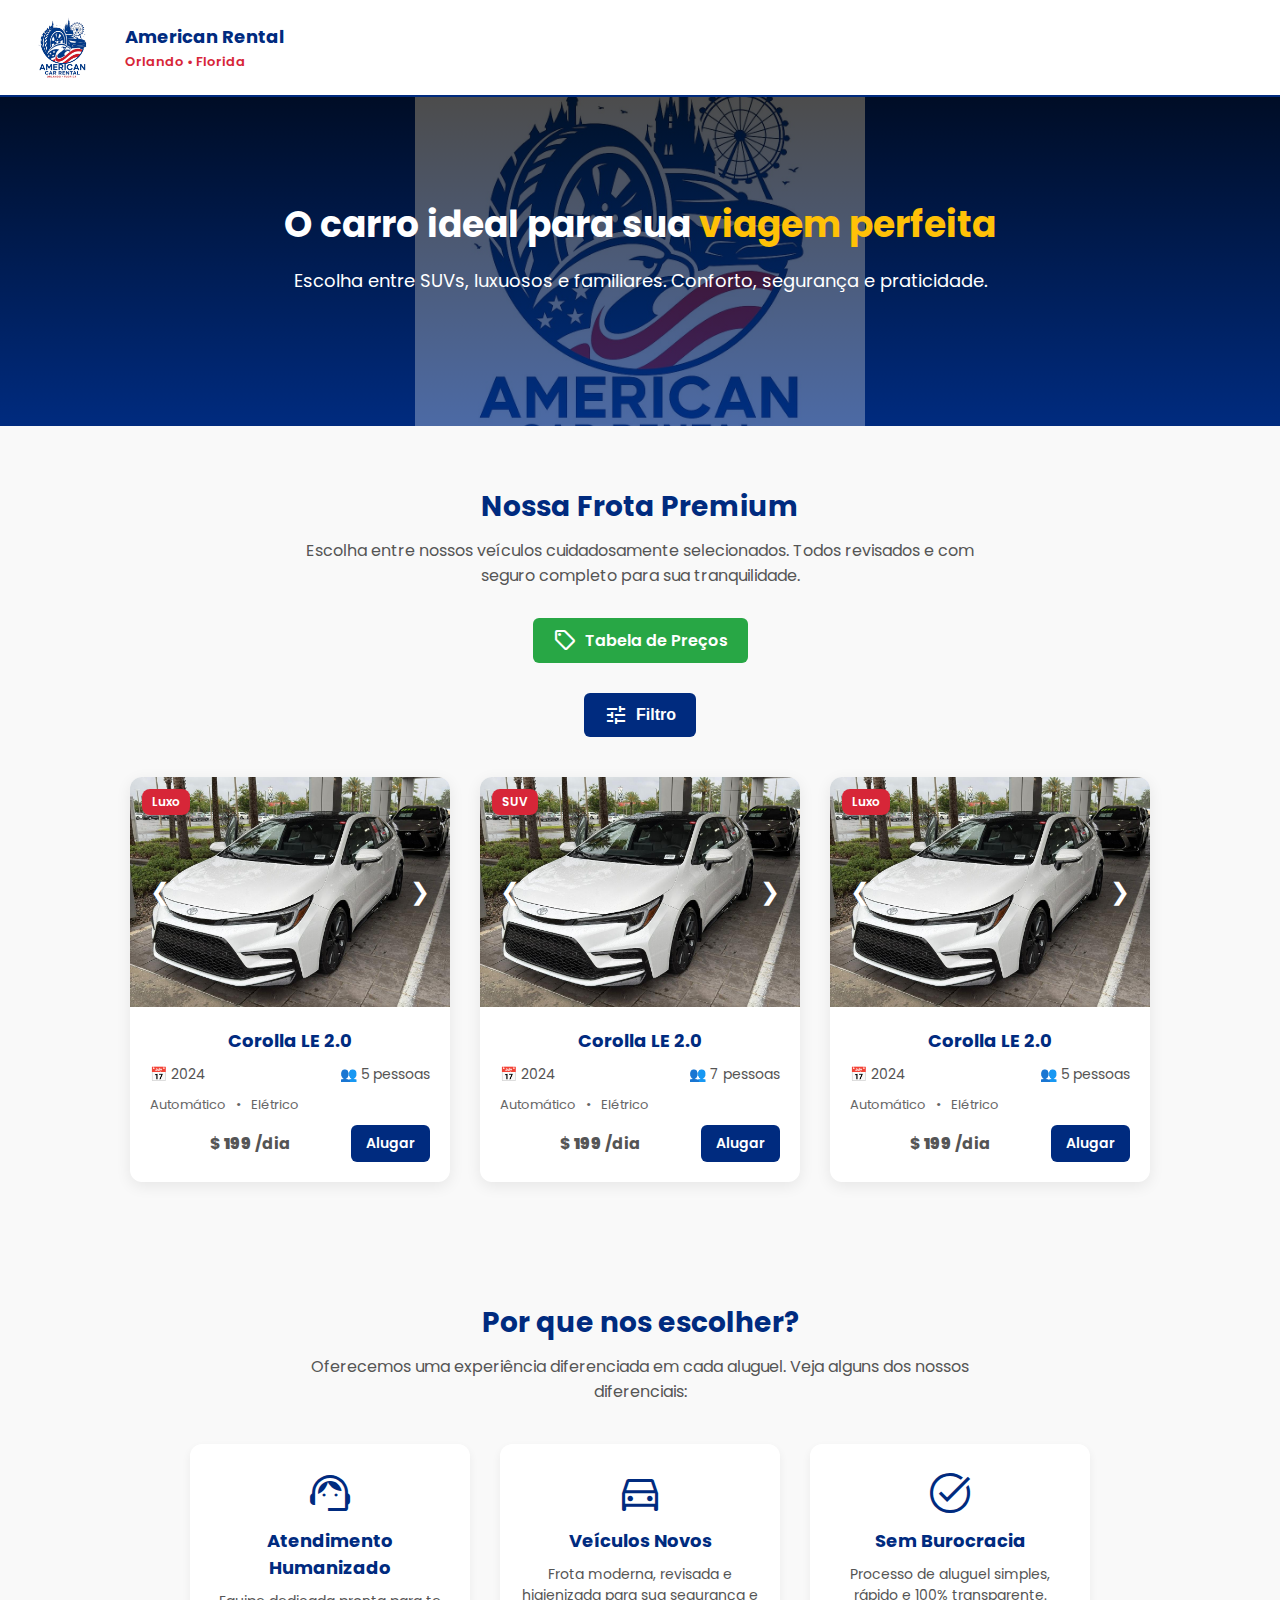
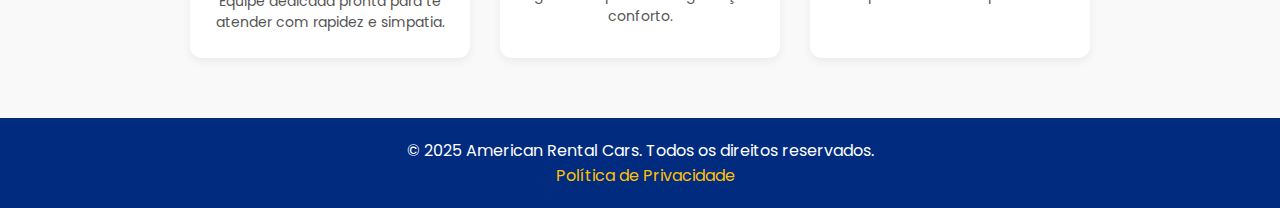
<file: index.html>
<!DOCTYPE html>
<html lang="pt-BR">

<head>
    <meta charset="UTF-8" />
    <meta name="viewport" content="width=device-width, initial-scale=1.0" />
    <title>American Rental Cars</title>
    <link rel="stylesheet" href="style.css">
    <link href="https://fonts.googleapis.com/css2?family=Material+Symbols+Outlined" rel="stylesheet" />
    <link href="https://fonts.googleapis.com/css2?family=Poppins:wght@400;600;700&display=swap" rel="stylesheet">
</head>

<body>
    <header>
        <div class="topbar">
            <div class="logo-area">
                <img src="img/Logo2.jpg" alt="American Car Rental" class="logo">
                <div>
                    <h1>American Rental </h1>
                    <p>Orlando • Florida</p>
                </div>
            </div>
        </div>
        <div class="hero">
            <h2>O carro ideal para sua <span>viagem perfeita</span></h2>
            <p>Escolha entre SUVs, luxuosos e familiares. Conforto, segurança e praticidade.</p>

            <!-- <div class="buttons">
                <a href="#frota" class="btn-red">Ver Veículos Disponíveis</a>
                <a href="https://wa.me/15551234567?text=Olá,%20gostaria%20de%20alugar%20um%20carro" target="_blank"
                    class="btn-blue">Falar no WhatsApp</a>
            </div> -->

        </div>
    </header>

    <section id="frota" class="section">
        <h3>Nossa Frota Premium</h3>
        <p>Escolha entre nossos veículos cuidadosamente selecionados. Todos revisados e com seguro completo para sua
            tranquilidade.</p>
            
            <div class="filtro-barra">
                <a href="pacotes.html" class="btn-pacotes">
                    <span class="material-symbols-outlined">local_offer</span>Tabela de Preços
                </a>
            </div>
        <!-- Botão Filtro -->
        <div class="filtro-barra">
            <button id="btnAbrirFiltro" class="btn-filtro">
                <span class="material-symbols-outlined">tune</span> Filtro
            </button>
        </div>



        <!-- Modal de Filtro -->
        <div id="modalFiltro" class="modal-filtro-overlay">
            <div class="modal-filtro">
                <h4>Filtrar Veículos</h4>
                <div class="filtro-opcoes">
                    <label><input type="checkbox" class="filtro-opcao" value="luxo"> Luxo</label>
                    <label><input type="checkbox" class="filtro-opcao" value="suv"> SUV</label>
                    <label><input type="checkbox" class="filtro-opcao" value="5"> 5 Lugares</label>
                    <label><input type="checkbox" class="filtro-opcao" value="7"> 7 Lugares</label>
                    <label><input type="checkbox" class="filtro-opcao" value="camionete"> Camionete</label>
                    <label><input type="checkbox" class="filtro-opcao" value="van"> Van</label>
                    <label><input type="checkbox" class="filtro-opcao" value="minivan"> Minivan</label>
                </div>
                <button id="btnFecharFiltro" class="btn-fechar-filtro">Fechar</button>
            </div>
        </div>

        <p id="mensagem-nenhum" style="display:none; color: red; font-weight: bold; margin-top: 20px;">
            Nenhum veículo disponível para os filtros selecionados.
        </p>


        <div class="carros-container">



            <div class="car-card-v2">
                <div class="car-img carousel">
                    <span class="badge luxo">Luxo</span>
                    <img src="img/IMG-20250619-WA0002.jpg" class="active" alt="Foto 1 Tesla">
                    <img src="img/IMG-20250619-WA0003.jpg" alt="Foto 2 Tesla">
                    <img src="img/IMG-20250619-WA0005.jpg" alt="Foto 3 Tesla">
                    <button class="carousel-arrow prev">&#10094;</button>
                    <button class="carousel-arrow next">&#10095;</button>
                </div>
                <div class="car-content">
                    <h4>Corolla LE 2.0</h4>
                    <div class="car-details">
                        <span>📅 2024</span>
                        <span>👥 5 pessoas</span>
                    </div>
                    <div class="car-tags">
                        <span>Automático</span>
                        <span>•</span>
                        <span>Elétrico</span>
                    </div>
                    <div class="car-footer">
                        <p class="preco">$ <strong>199</strong> <span>/dia</span></p>
                        <a href="https://wa.me/15551234567?text=Quero%20alugar%20o%20Tesla%20Model%20S" target="_blank"
                            class="btn-alugar-v2">Alugar</a>
                    </div>
                </div>
            </div>


            <div class="car-card-v2">
                <div class="car-img carousel">
                    <span class="badge luxo">SUV</span>
                    <img src="img/IMG-20250619-WA0002.jpg" class="active" alt="Foto 1 Tesla">
                    <img src="img/IMG-20250619-WA0003.jpg" alt="Foto 2 Tesla">
                    <img src="img/IMG-20250619-WA0005.jpg" alt="Foto 3 Tesla">
                    <button class="carousel-arrow prev">&#10094;</button>
                    <button class="carousel-arrow next">&#10095;</button>
                </div>
                <div class="car-content">
                    <h4>Corolla LE 2.0</h4>
                    <div class="car-details">
                        <span>📅 2024</span>
                        <span>👥 7 pessoas</span>
                    </div>
                    <div class="car-tags">
                        <span>Automático</span>
                        <span>•</span>
                        <span>Elétrico</span>
                    </div>
                    <div class="car-footer">
                        <p class="preco">$ <strong>199</strong> <span>/dia</span></p>
                        <a href="https://wa.me/15551234567?text=Quero%20alugar%20o%20Tesla%20Model%20S" target="_blank"
                            class="btn-alugar-v2">Alugar</a>
                    </div>
                </div>
            </div>



            <div class="car-card-v2">
                <div class="car-img carousel">
                    <span class="badge luxo">Luxo</span>
                    <img src="img/IMG-20250619-WA0002.jpg" class="active" alt="Foto 1 Tesla">
                    <img src="img/IMG-20250619-WA0003.jpg" alt="Foto 2 Tesla">
                    <img src="img/IMG-20250619-WA0005.jpg" alt="Foto 3 Tesla">
                    <button class="carousel-arrow prev">&#10094;</button>
                    <button class="carousel-arrow next">&#10095;</button>
                </div>
                <div class="car-content">
                    <h4>Corolla LE 2.0</h4>
                    <div class="car-details">
                        <span>📅 2024</span>
                        <span>👥 5 pessoas</span>
                    </div>
                    <div class="car-tags">
                        <span>Automático</span>
                        <span>•</span>
                        <span>Elétrico</span>
                    </div>
                    <div class="car-footer">
                        <p class="preco">$ <strong>199</strong> <span>/dia</span></p>
                        <a href="https://wa.me/15551234567?text=Quero%20alugar%20o%20Tesla%20Model%20S" target="_blank"
                            class="btn-alugar-v2">Alugar</a>
                    </div>
                </div>
            </div>



        </div>
    </section>

    <section class="section porque-escolher">
        <h3>Por que nos escolher?</h3>
        <p>Oferecemos uma experiência diferenciada em cada aluguel. Veja alguns dos nossos diferenciais:</p>
        <div class="diferenciais">
            <div class="item">
                <span class="material-symbols-outlined icone">support_agent</span>
                <h4>Atendimento Humanizado</h4>
                <p>Equipe dedicada pronta para te atender com rapidez e simpatia.</p>
            </div>
            <div class="item">
                <span class="material-symbols-outlined icone">directions_car</span>
                <h4>Veículos Novos</h4>
                <p>Frota moderna, revisada e higienizada para sua segurança e conforto.</p>
            </div>
            <div class="item">
                <span class="material-symbols-outlined icone">task_alt</span>
                <h4>Sem Burocracia</h4>
                <p>Processo de aluguel simples, rápido e 100% transparente.</p>
            </div>
        </div>
    </section>



    <footer>
        <p>&copy; 2025 American Rental Cars. Todos os direitos reservados.</p>
        <a href="politica.html">Política de Privacidade</a>
    </footer>
    <script src="script.js"></script>
</body>

</html>
</file>
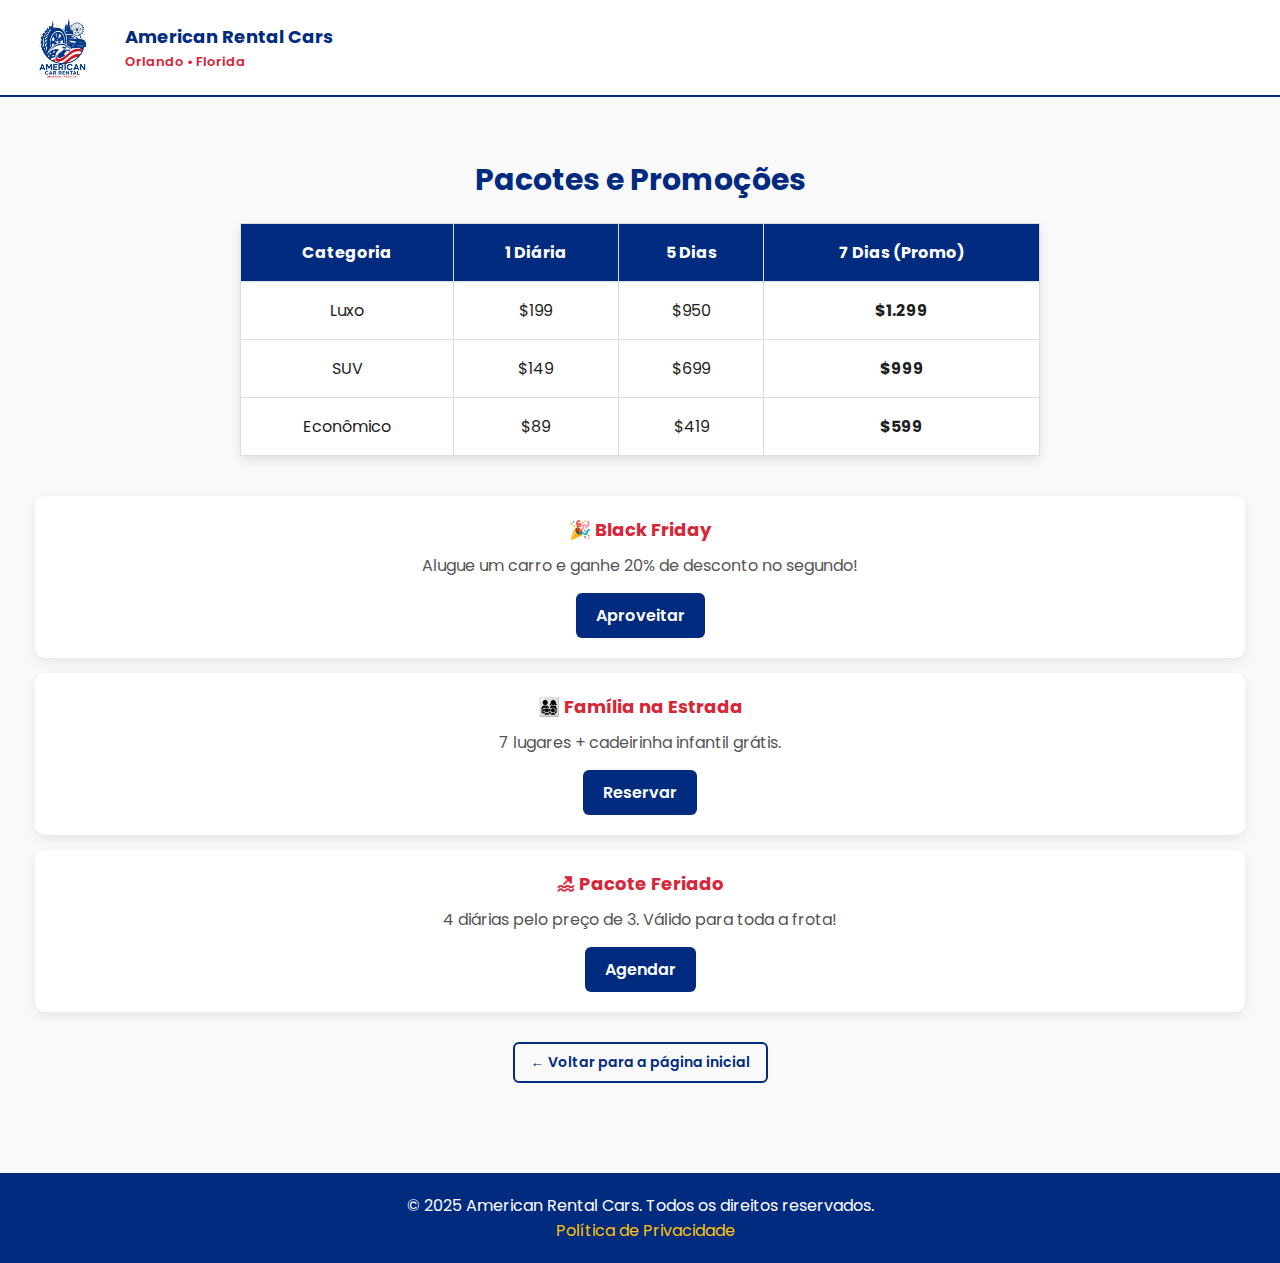
<file: pacotes.html>
<!DOCTYPE html>
<html lang="pt-BR">

<head>
  <meta charset="UTF-8">
  <meta name="viewport" content="width=device-width, initial-scale=1.0">
  <title>Pacotes e Promoções - American Rental Cars</title>
  <link rel="stylesheet" href="style.css">
  <link href="https://fonts.googleapis.com/css2?family=Material+Symbols+Outlined" rel="stylesheet" />
  <link href="https://fonts.googleapis.com/css2?family=Poppins:wght@400;600;700&display=swap" rel="stylesheet">
  <style>
    .section h2 {
      color: #002b7f;
      font-size: 30px;
      margin-bottom: 20px;
    }

    .tabela-pacotes {
      width: 100%;
      max-width: 800px;
      margin: 0 auto 40px;
      border-collapse: collapse;
      background: white;
      box-shadow: 0 4px 10px rgba(0, 0, 0, 0.1);
    }

    .tabela-pacotes th,
    .tabela-pacotes td {
      padding: 16px;
      border: 1px solid #ddd;
      text-align: center;
      font-size: 16px;
    }

    .tabela-pacotes th {
      background-color: #002b7f;
      color: white;
    }

    .promo-card {
      background-color: white;
      padding: 20px;
      border-radius: 10px;
      margin: 15px;
      box-shadow: 0 4px 12px rgba(0, 0, 0, 0.08);
    }

    .promo-card h4 {
      color: #d72638;
      font-size: 18px;
      margin-bottom: 10px;
    }

    .btn-alugar {
      display: inline-block;
      margin-top: 15px;
      padding: 10px 20px;
      background-color: #002b7f;
      color: white;
      text-decoration: none;
      border-radius: 6px;
      font-weight: 600;
    }

    .btn-alugar:hover {
      background-color: #001f5e;
    }

    .btn-voltar {
      display: block;
      width: fit-content;
      margin: 30px auto;
      padding: 8px 16px;
      background-color: transparent;
      border: 2px solid #002b7f;
      color: #002b7f;
      border-radius: 6px;
      font-size: 14px;
      font-weight: 600;
      text-decoration: none;
      transition: all 0.3s;
    }

    .btn-voltar:hover {
      background-color: #002b7f;
      color: white;
    }
  </style>
</head>

<body>
  <header>
    <div class="topbar">
      <div class="logo-area">
        <img src="img/Logo2.jpg" alt="American Car Rental" class="logo">
        <div>
          <h1>American Rental Cars</h1>
          <p>Orlando • Florida</p>
        </div>
      </div>
    </div>
  </header>

  <section class="section">
    <h2>Pacotes e Promoções</h2>

    <table class="tabela-pacotes">
      <thead>
        <tr>
          <th>Categoria</th>
          <th>1 Diária</th>
          <th>5 Dias</th>
          <th>7 Dias (Promo)</th>
        </tr>
      </thead>
      <tbody>
        <tr>
          <td>Luxo</td>
          <td>$199</td>
          <td>$950</td>
          <td><strong>$1.299</strong></td>
        </tr>
        <tr>
          <td>SUV</td>
          <td>$149</td>
          <td>$699</td>
          <td><strong>$999</strong></td>
        </tr>
        <tr>
          <td>Econômico</td>
          <td>$89</td>
          <td>$419</td>
          <td><strong>$599</strong></td>
        </tr>
      </tbody>
    </table>

    <div class="diferenciais" style="flex-wrap: wrap; justify-content: center;">
      <div class="promo-card">
        <h4>🎉 Black Friday</h4>
        <p>Alugue um carro e ganhe 20% de desconto no segundo!</p>
        <a href="https://wa.me/15551234567?text=Quero%20aproveitar%20a%20promoção%20Black%20Friday" class="btn-alugar" target="_blank">Aproveitar</a>
      </div>
      <div class="promo-card">
        <h4>👨‍👩‍👧‍👦 Família na Estrada</h4>
        <p>7 lugares + cadeirinha infantil grátis.</p>
        <a href="https://wa.me/15551234567?text=Quero%20a%20promoção%20Família%20na%20Estrada" class="btn-alugar" target="_blank">Reservar</a>
      </div>
      <div class="promo-card">
        <h4>🏖 Pacote Feriado</h4>
        <p>4 diárias pelo preço de 3. Válido para toda a frota!</p>
        <a href="https://wa.me/15551234567?text=Quero%20o%20pacote%20de%204%20dias%20pelo%20preço%20de%203" class="btn-alugar" target="_blank">Agendar</a>
      </div>
    </div>

    <a href="index.html" class="btn-voltar">← Voltar para a página inicial</a>
  </section>

  <footer>
    <p>&copy; 2025 American Rental Cars. Todos os direitos reservados.</p>
    <a href="politica.html">Política de Privacidade</a>
  </footer>
</body>

</html>
</file>
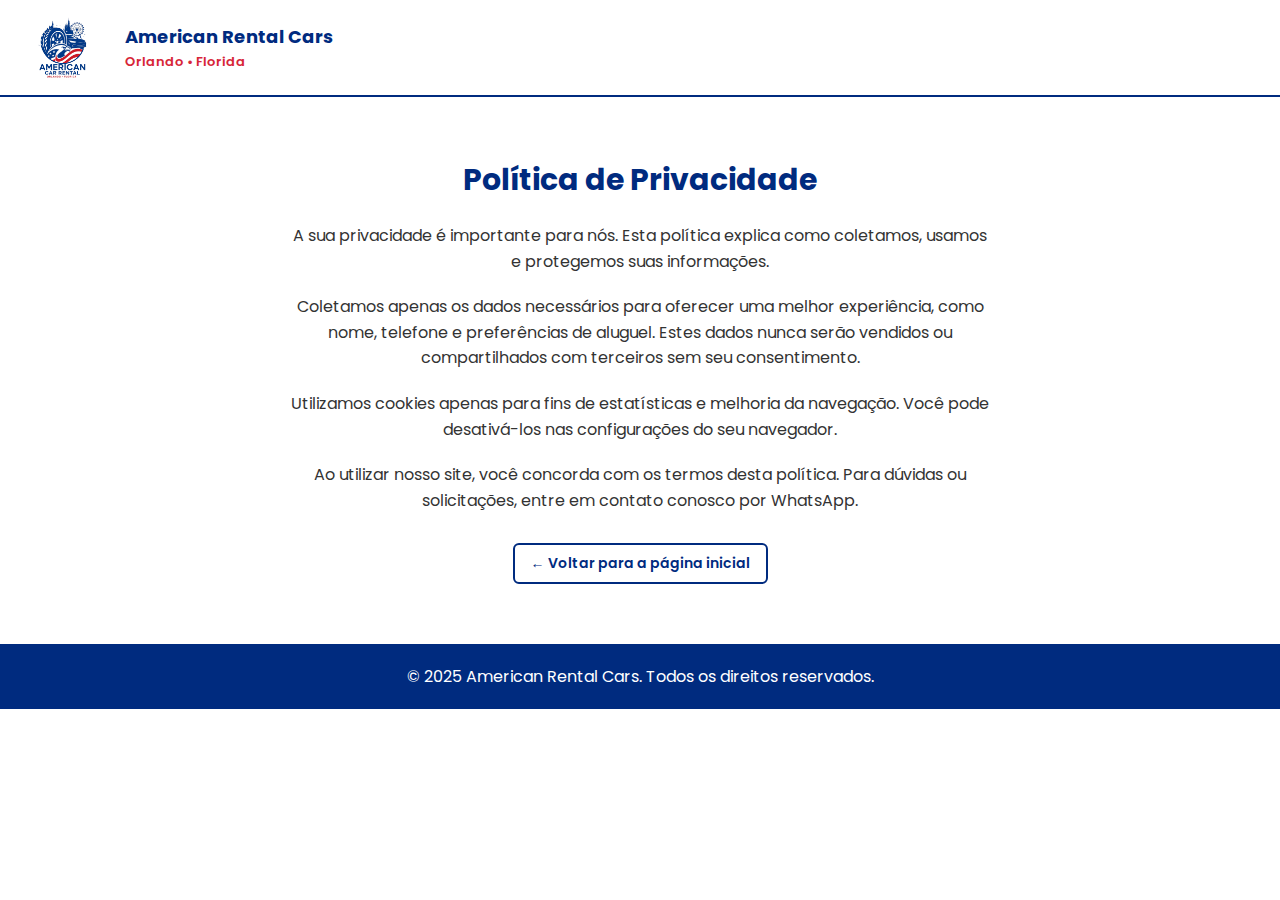
<file: politica.html>
<!DOCTYPE html>
<html lang="pt-BR">
<head>
  <meta charset="UTF-8">
  <meta name="viewport" content="width=device-width, initial-scale=1.0">
  <title>Política de Privacidade - American Rental Cars</title>
  <link rel="stylesheet" href="style.css">
  <link href="https://fonts.googleapis.com/css2?family=Material+Symbols+Outlined" rel="stylesheet" />
  <link href="https://fonts.googleapis.com/css2?family=Poppins:wght@400;600;700&display=swap" rel="stylesheet">
  <style>
    .section {
      padding: 60px 20px;
      max-width: 800px;
      margin: 0 auto;
      background-color: #ffffff;
    }

    .section h2 {
      color: #002b7f;
      font-size: 30px;
      margin-bottom: 20px;
      text-align: center;
    }

    .section p {
      color: #333;
      font-size: 16px;
      line-height: 1.6;
      margin-bottom: 20px;
    }

    .btn-voltar {
      display: block;
      width: fit-content;
      margin: 30px auto 0;
      padding: 8px 16px;
      background-color: transparent;
      border: 2px solid #002b7f;
      color: #002b7f;
      border-radius: 6px;
      font-size: 14px;
      font-weight: 600;
      text-decoration: none;
      transition: all 0.3s;
    }

    .btn-voltar:hover {
      background-color: #002b7f;
      color: white;
    }
  </style>
</head>
<body>
  <header>
    <div class="topbar">
      <div class="logo-area">
        <img src="img/Logo2.jpg" alt="American Car Rental" class="logo">
        <div>
          <h1>American Rental Cars</h1>
          <p>Orlando • Florida</p>
        </div>
      </div>
    </div>
  </header>

  <section class="section">
    <h2>Política de Privacidade</h2>
    <p>
      A sua privacidade é importante para nós. Esta política explica como coletamos, usamos e protegemos suas informações.
    </p>
    <p>
      Coletamos apenas os dados necessários para oferecer uma melhor experiência, como nome, telefone e preferências de aluguel. Estes dados nunca serão vendidos ou compartilhados com terceiros sem seu consentimento.
    </p>
    <p>
      Utilizamos cookies apenas para fins de estatísticas e melhoria da navegação. Você pode desativá-los nas configurações do seu navegador.
    </p>
    <p>
      Ao utilizar nosso site, você concorda com os termos desta política. Para dúvidas ou solicitações, entre em contato conosco por WhatsApp.
    </p>

    <a href="index.html" class="btn-voltar">← Voltar para a página inicial</a>
  </section>

  <footer>
    <p>&copy; 2025 American Rental Cars. Todos os direitos reservados.</p>
  </footer>
</body>
</html>
</file>
<file: style.css>
/* Reset e base */
* {
    margin: 0;
    padding: 0;
    box-sizing: border-box;
}

body {
    font-family: 'Poppins', sans-serif;
    background-color: #ffffff;
    color: #1e1e1e;
}

/* Cabeçalho e hero */
header {
    background-color: #002b7f;
    color: white;
}

.topbar {
    display: flex;
    justify-content: space-between;
    align-items: center;
    padding: 15px 30px;
    background: white;
    color: #000;
    border-bottom: 2px solid #002b7f;
}

.logo-area {
    display: flex;
    align-items: center;
    gap: 30px;
}

.logo {
    width: 65px;
    height: auto;
}

.logo-area h1 {
    font-size: 18px;
    margin-bottom: 2px;
    color: #002b7f;
}

.logo-area p {
    font-size: 13px;
    color: #d72638;
    font-weight: 600;
}

.contact-info {
    font-size: 14px;
    display: flex;
    gap: 15px;
    color: #002b7f;
    font-weight: 500;
}

.hero {
  position: relative;
  text-align: center;
  padding: 100px 20px;
  color: white;
  background: linear-gradient(rgba(0, 0, 0, 0.7), rgba(0, 43, 127, 0.7)),
              url('img/Logo2.jpg') no-repeat center center;
  background-size: 450px;
}


.hero h2 {
    font-size: 36px;
    margin-bottom: 15px;
}

.hero h2 span {
    color: #ffc107;
}

.hero p {
    font-size: 18px;
    line-height: 1.6;
    margin-bottom: 30px;
}

.buttons {
    display: flex;
    justify-content: center;
    gap: 20px;
    margin-bottom: 70px;
}

.btn-red {
    background-color: #d72638;
    color: #fff;
    padding: 12px 25px;
    border-radius: 6px;
    text-decoration: none;
    font-weight: 600;
}

.btn-blue {
    background-color: #007bff;
    color: #fff;
    padding: 12px 25px;
    border-radius: 6px;
    text-decoration: none;
    font-weight: 600;
}

.btn-red:hover {
    background-color: #b91c2c;
}

.btn-blue:hover {
    background-color: #0056b3;
}

.scroll-down {
    font-size: 30px;
    animation: bounce 2s infinite;
    margin-top: 20px;
}

@keyframes bounce {

    0%,
    100% {
        transform: translateY(0);
    }

    50% {
        transform: translateY(10px);
    }
}

/* Seção */
.section {
    text-align: center;
    padding: 60px 20px;
    background-color: #f9f9f9;
}

.section h3 {
    font-size: 28px;
    margin-bottom: 10px;
    color: #002b7f;
}

.section p {
    font-size: 16px;
    max-width: 700px;
    margin: 0 auto;
    color: #555;
}

footer {
    background-color: #002b7f;
    color: white;
    text-align: center;
    padding: 20px;
}

footer a {
    color: #ffc107;
    text-decoration: none;
    margin-left: 10px;
}

/* Cards */
.carros-container {
    display: flex;
    flex-wrap: wrap;
    gap: 30px;
    justify-content: center;
    margin-top: 40px;
}

.car-card-v2 {
    background-color: #fff;
    border-radius: 12px;
    box-shadow: 0 4px 15px rgba(0, 0, 0, 0.08);
    overflow: hidden;
    width: 320px;
    transition: transform 0.3s ease, box-shadow 0.3s ease;
    display: flex;
    flex-direction: column;
}

.car-card-v2:hover {
    transform: translateY(-5px);
    box-shadow: 0 6px 20px rgba(0, 0, 0, 0.15);
}

.carousel {
    position: relative;
    height: 230px;
    overflow: hidden;
}

.carousel img {
    width: 100%;
    height: 230px;
    object-fit: cover;
    display: none;
    transition: opacity 0.4s ease;
}

.carousel img.active {
    display: block;
}

.carousel-arrow {
    position: absolute;
    top: 50%;
    transform: translateY(-50%);
    background: none;
    border: none;
    font-size: 24px;
    color: white;
    cursor: pointer;
    z-index: 2;
    padding: 5px 10px;
}

.carousel-arrow.prev {
    left: 10px;
}

.carousel-arrow.next {
    right: 10px;
}

.carousel-arrow:hover {
    color: #ffc107;
}

.badge {
    position: absolute;
    top: 12px;
    left: 12px;
    background-color: #002b7f;
    color: white;
    padding: 4px 10px;
    font-size: 12px;
    border-radius: 8px;
    font-weight: 600;
}

.badge.luxo {
    background-color: #d72638;
}

.car-content {
    padding: 20px;
    flex-grow: 1;
    display: flex;
    flex-direction: column;
    justify-content: space-between;
}

.car-content h4 {
    font-size: 18px;
    color: #002b7f;
    margin-bottom: 10px;
}

.car-details {
    display: flex;
    justify-content: space-between;
    font-size: 14px;
    color: #555;
    margin-bottom: 10px;
}

.car-tags {
    display: flex;
    gap: 10px;
    font-size: 13px;
    color: #666;
    margin-bottom: 10px;
    flex-wrap: wrap;
}

.car-footer {
    display: flex;
    justify-content: space-between;
    align-items: center;
}

.preco {
    color: #28a745;
    font-weight: bold;
}

.btn-alugar-v2 {
    background-color: #002b7f;
    color: white;
    padding: 8px 15px;
    border-radius: 6px;
    font-size: 14px;
    text-decoration: none;
    transition: background 0.3s;
    font-weight: 600;
}

.btn-alugar-v2:hover {
    background-color: #001f5e;
}

.porque-escolher .diferenciais {
    display: flex;
    justify-content: center;
    gap: 30px;
    flex-wrap: wrap;
    margin-top: 40px;
}

.porque-escolher .item {
    background-color: #fff;
    border-radius: 12px;
    padding: 25px 20px;
    box-shadow: 0 4px 10px rgba(0,0,0,0.06);
    text-align: center;
    width: 280px;
    transition: transform 0.3s ease;
}

.porque-escolher .item:hover {
    transform: translateY(-5px);
}

.porque-escolher .item img {
    width: 60px;
    height: 60px;
    margin-bottom: 15px;
}

.porque-escolher .item h4 {
    font-size: 18px;
    color: #002b7f;
    margin-bottom: 10px;
}

.porque-escolher .item p {
    font-size: 14px;
    color: #555;
}
.material-symbols-outlined.icone {
    font-size: 48px;
    color: #002b7f;
    margin-bottom: 10px;
}

.filtro-carros {
    display: flex;
    flex-wrap: wrap;
    justify-content: center;
    gap: 15px;
    margin-bottom: 20px;
    margin-top: 40px;
}

.filtro-carros label {
    background: #002b7f;
    color: white;
    padding: 8px 12px;
    border-radius: 6px;
    font-size: 14px;
    cursor: pointer;
    transition: background 0.3s;
}

.filtro-carros input[type="checkbox"] {
    margin-right: 6px;
}

.filtro-carros label:hover {
    background-color: #001f5e;
}
/* BOTÃO FILTRO */
.filtro-barra {
    text-align: center;
    margin: 30px 0 10px;
}

.btn-filtro {
    background-color: #002b7f;
    color: white;
    padding: 10px 20px;
    border: none;
    font-size: 16px;
    border-radius: 6px;
    cursor: pointer;
    display: inline-flex;
    align-items: center;
    gap: 8px;
    font-weight: 600;
    transition: background 0.3s;
}

.btn-filtro:hover {
    background-color: #001f5e;
}

/* MODAL DE FILTRO */
.modal-filtro-overlay {
    position: fixed;
    top: 0;
    left: 0;
    width: 100%;
    height: 100%;
    background: rgba(0, 0, 0, 0.6);
    display: none;
    align-items: center;
    justify-content: center;
    z-index: 1000;
}

.modal-filtro {
    background: #fff;
    padding: 35px 30px;
    border-radius: 14px;
    max-width: 500px;
    width: 90%;
    box-shadow: 0 10px 30px rgba(0, 0, 0, 0.3);
    text-align: center;
    animation: fadeIn 0.3s ease-in-out;
}

.modal-filtro h4 {
    font-size: 22px;
    margin-bottom: 25px;
    color: #002b7f;
}

/* Filtros */
.filtro-opcoes {
    display: flex;
    flex-wrap: wrap;
    justify-content: center;
    gap: 15px;
    margin-bottom: 25px;
}

.filtro-opcoes label {
    background: #f1f5fb;
    border: 2px solid #002b7f;
    color: #002b7f;
    padding: 10px 16px;
    border-radius: 8px;
    font-size: 14px;
    font-weight: 500;
    cursor: pointer;
    transition: all 0.2s ease-in-out;
    display: flex;
    align-items: center;
    gap: 8px;
}

.filtro-opcoes input[type="checkbox"] {
    accent-color: #002b7f;
    width: 16px;
    height: 16px;
}

.filtro-opcoes label:hover {
    background: #002b7f;
    color: white;
}

/* Botão fechar */
.btn-fechar-filtro {
    background-color: #d72638;
    color: white;
    border: none;
    padding: 10px 20px;
    border-radius: 8px;
    font-weight: 600;
    font-size: 14px;
    cursor: pointer;
    transition: background 0.3s;
}

.btn-fechar-filtro:hover {
    background-color: #b91c2c;
}

@keyframes fadeIn {
    from {
        opacity: 0;
        transform: scale(0.95);
    }
    to {
        opacity: 1;
        transform: scale(1);
    }
}
.btn-pacotes {
    background-color: #28a745;
    color: white;
    padding: 10px 20px;
    border-radius: 6px;
    font-size: 16px;
    font-weight: 600;
    text-decoration: none;
    display: inline-flex;
    align-items: center;
    gap: 8px;
    transition: background 0.3s;
}

.btn-pacotes:hover {
    background-color: #1e7e34;
}
</file>
